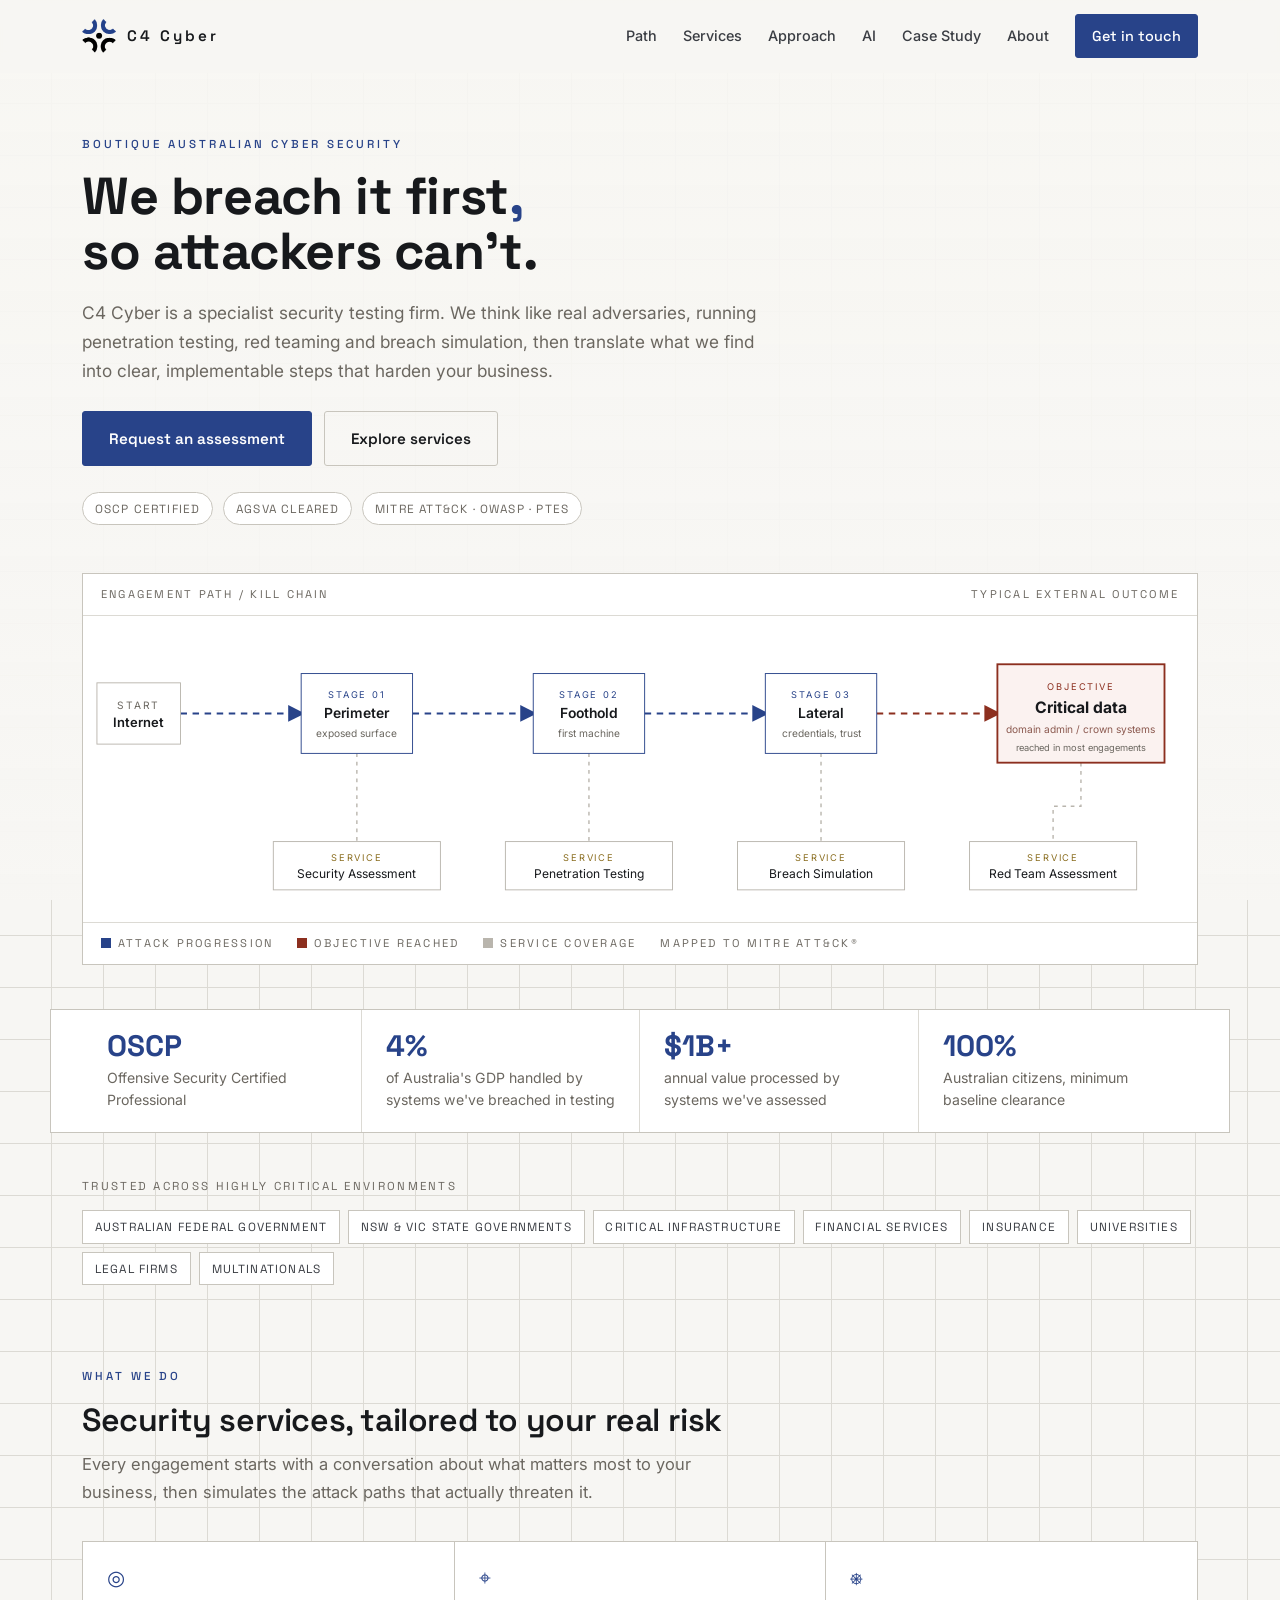
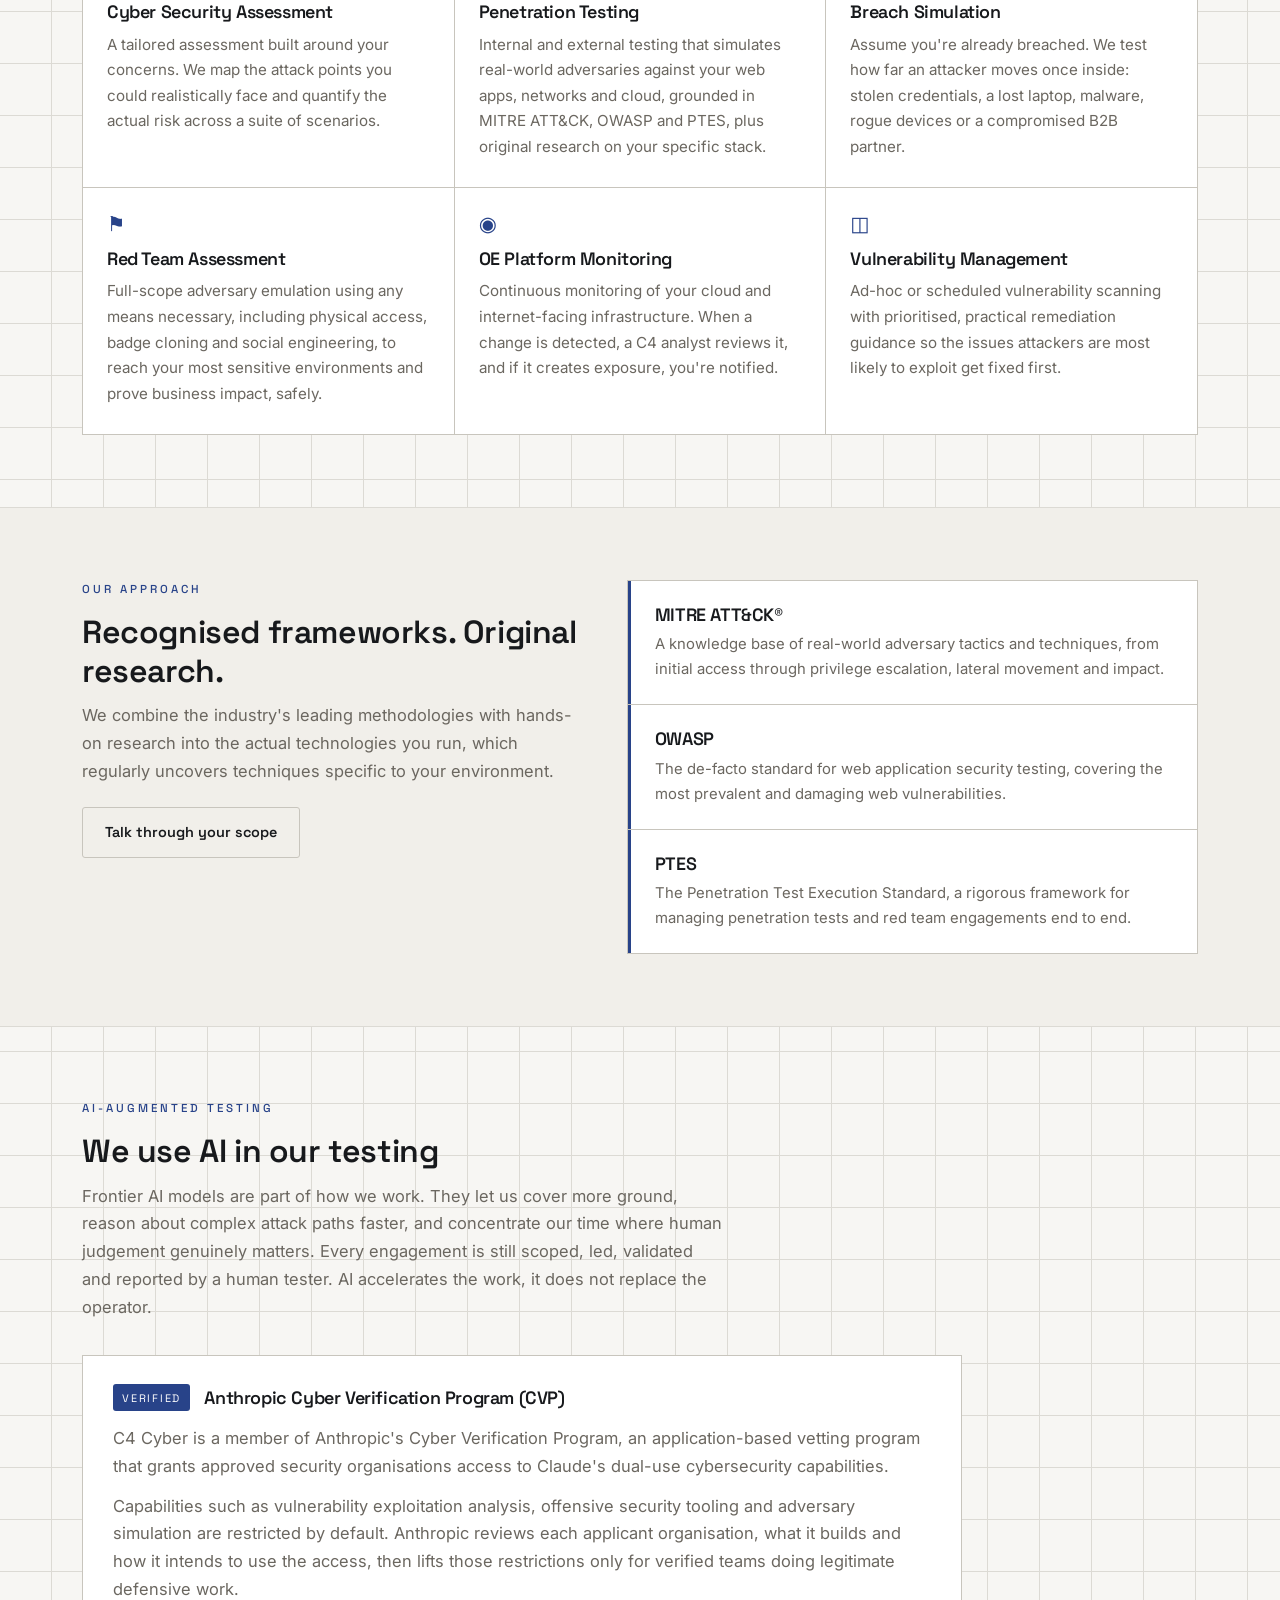
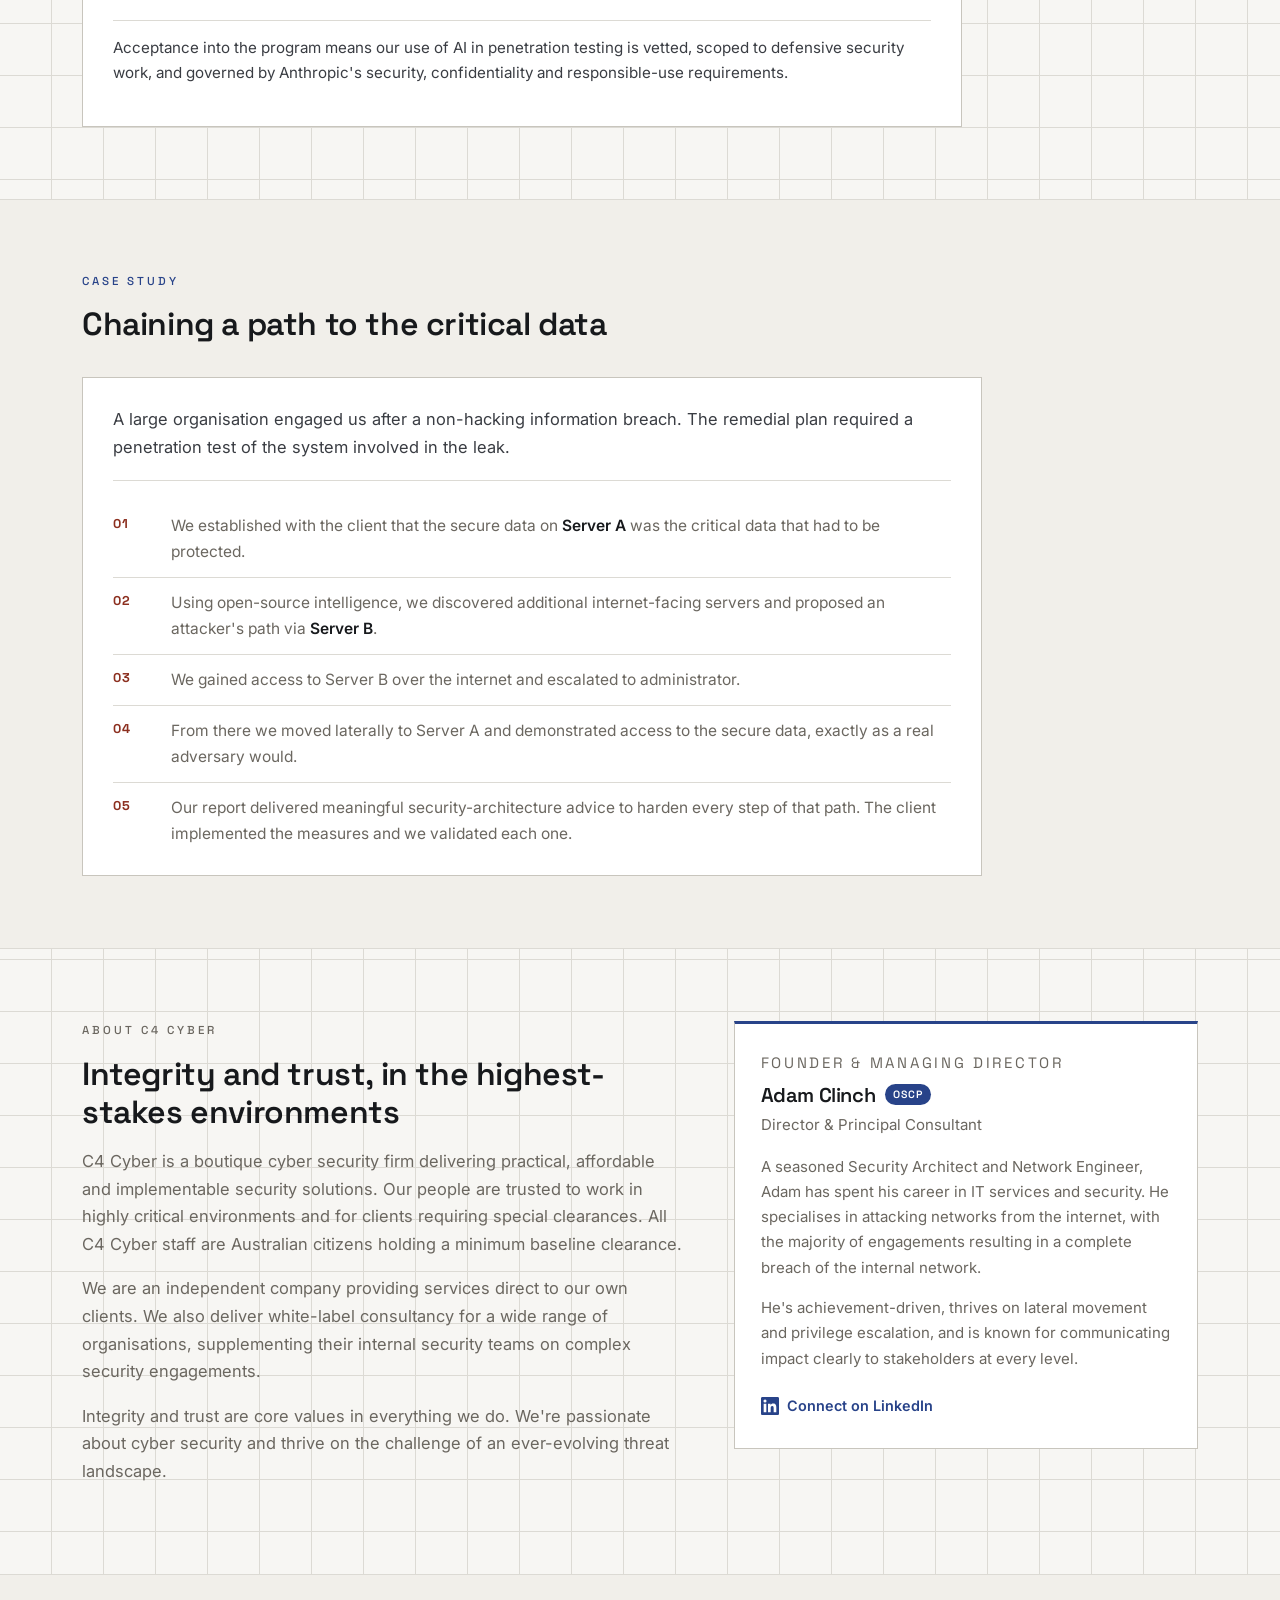
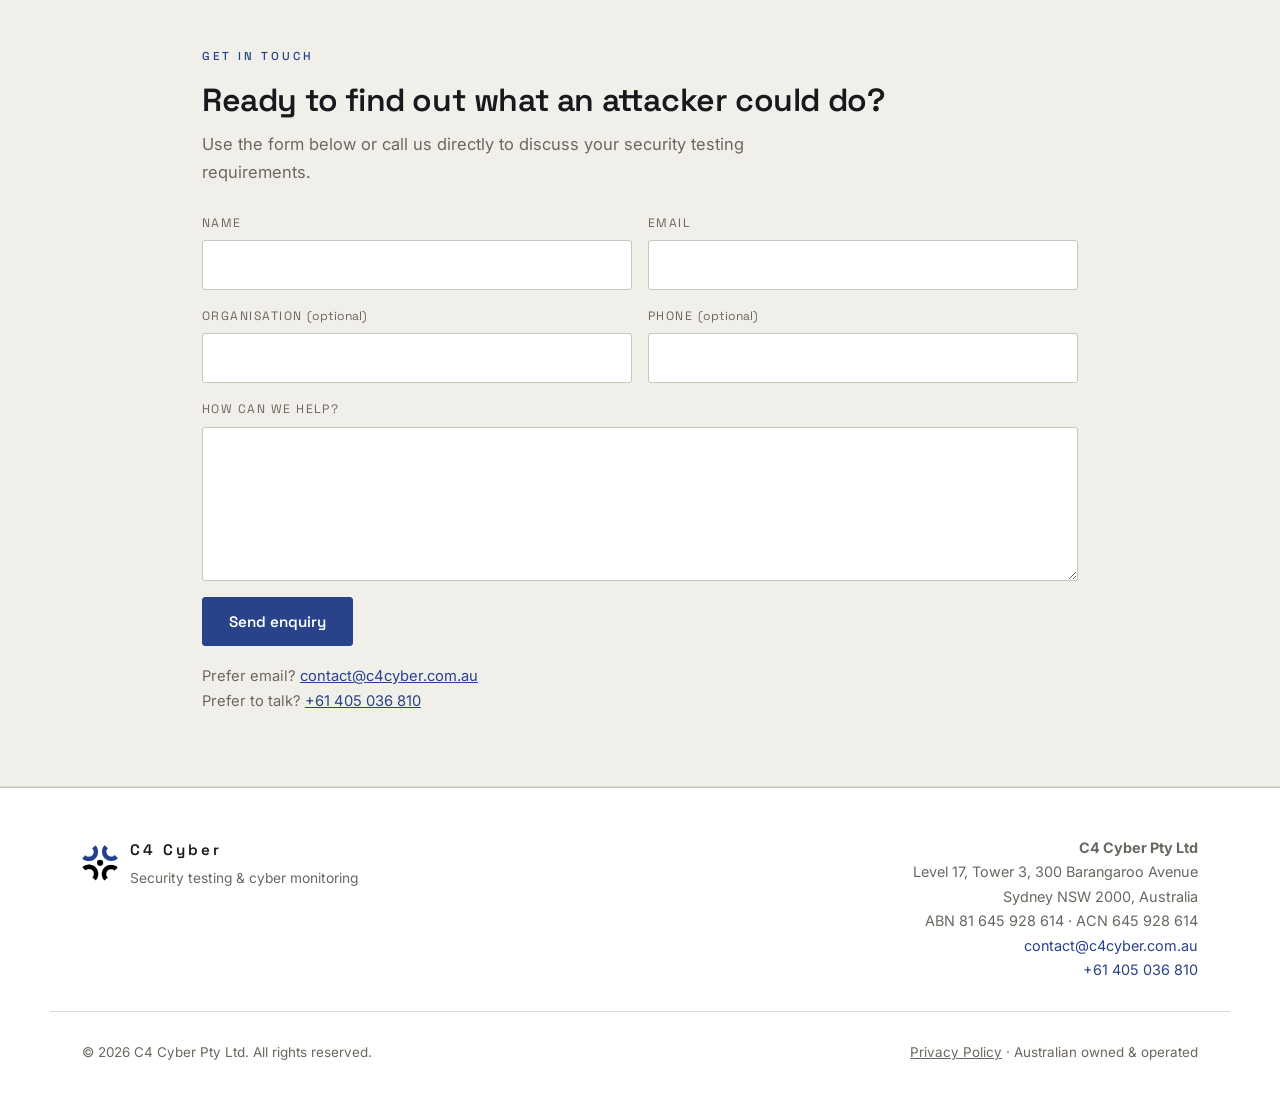
<file: index.html>
<!DOCTYPE html>
<html lang="en">
<head>
  <meta charset="UTF-8" />
  <meta name="viewport" content="width=device-width, initial-scale=1.0" />
  <meta name="referrer" content="strict-origin-when-cross-origin" />
  <script>document.documentElement.className += " js";</script>

  <!-- Google tag (gtag.js) -->
  <script async src="https://www.googletagmanager.com/gtag/js?id=G-1T3VYWV898"></script>
  <script>
    window.dataLayer = window.dataLayer || [];
    function gtag(){dataLayer.push(arguments);}
    gtag('js', new Date());
    gtag('config', 'G-1T3VYWV898');
  </script>
  <title>C4 Cyber | Security Testing &amp; Cyber Monitoring</title>
  <meta name="description" content="C4 Cyber is a boutique Australian cyber security firm specialising in penetration testing, red teaming, breach simulation and continuous cyber monitoring. AGSVA-cleared, OSCP-certified specialists." />
  <meta name="author" content="C4 Cyber Pty Ltd" />
  <link rel="canonical" href="https://c4cyber.com.au/" />

  <!-- Open Graph / social -->
  <meta property="og:type" content="website" />
  <meta property="og:title" content="C4 Cyber | Security Testing &amp; Cyber Monitoring" />
  <meta property="og:description" content="Boutique Australian cyber security. Penetration testing, red teaming, breach simulation and continuous monitoring by AGSVA-cleared specialists." />
  <meta property="og:url" content="https://c4cyber.com.au/" />
  <meta property="og:image" content="https://c4cyber.com.au/assets/img/logo-mark.png" />
  <meta name="twitter:card" content="summary" />

  <link rel="icon" type="image/png" href="assets/img/favicon.png" />
  <link rel="apple-touch-icon" href="assets/img/favicon-180.png" />
  <link rel="preconnect" href="https://fonts.googleapis.com" />
  <link rel="preconnect" href="https://fonts.gstatic.com" crossorigin />
  <link href="https://fonts.googleapis.com/css2?family=Space+Grotesk:wght@400;500;600;700&family=Inter:wght@400;500;600&display=swap" rel="stylesheet" />
  <link rel="stylesheet" href="assets/css/styles.css" />

  <!-- Organisation structured data -->
  <script type="application/ld+json">
  {
    "@context": "https://schema.org",
    "@type": "Organization",
    "name": "C4 Cyber Pty Ltd",
    "alternateName": "C4 Cyber",
    "url": "https://c4cyber.com.au",
    "logo": "https://c4cyber.com.au/assets/img/logo-mark.png",
    "description": "Boutique Australian cyber security firm specialising in penetration testing, red teaming, breach simulation and cyber monitoring.",
    "email": "contact@c4cyber.com.au",
    "telephone": "+61405036810",
    "address": {
      "@type": "PostalAddress",
      "streetAddress": "Level 17, Tower 3, 300 Barangaroo Avenue",
      "addressLocality": "Sydney",
      "addressRegion": "NSW",
      "postalCode": "2000",
      "addressCountry": "AU"
    },
    "founder": { "@type": "Person", "name": "Adam Clinch" }
  }
  </script>
</head>
<body>
  <a class="skip-link" href="#main">Skip to content</a>

  <!-- ============ NAV ============ -->
  <header class="nav" id="nav">
    <div class="nav__inner container">
      <a class="brand" href="#top" aria-label="C4 Cyber home">
        <img class="brand__mark" src="assets/img/logo-mark.png" alt="" width="40" height="40" />
        <span class="brand__name">C4&nbsp;Cyber</span>
      </a>
      <nav class="nav__links" aria-label="Primary">
        <a href="#path">Path</a>
        <a href="#services">Services</a>
        <a href="#approach">Approach</a>
        <a href="#ai">AI</a>
        <a href="#case-study">Case&nbsp;Study</a>
        <a href="#about">About</a>
        <a class="btn btn--sm" href="#contact">Get in touch</a>
      </nav>
      <button class="nav__toggle" aria-label="Toggle menu" aria-expanded="false" aria-controls="mobileMenu">
        <span></span><span></span><span></span>
      </button>
    </div>
    <nav class="nav__mobile" id="mobileMenu" aria-label="Mobile">
      <a href="#path">Path</a>
      <a href="#services">Services</a>
      <a href="#approach">Approach</a>
      <a href="#ai">AI</a>
      <a href="#case-study">Case Study</a>
      <a href="#about">About</a>
      <a href="#contact">Get in touch</a>
    </nav>
  </header>

  <main id="main">
    <span id="top"></span>

    <!-- ============ HERO ============ -->
    <section class="hero">
      <div class="container hero__inner">
        <p class="eyebrow reveal">Boutique Australian Cyber Security</p>
        <h1 class="hero__title reveal">
          We breach it first<span class="accent">,</span><br />so attackers can't.
        </h1>
        <p class="hero__lead reveal">
          C4 Cyber is a specialist security testing firm. We think like real adversaries,
          running penetration testing, red teaming and breach simulation, then translate what we
          find into clear, implementable steps that harden your business.
        </p>
        <div class="hero__cta reveal">
          <a class="btn btn--lg" href="#contact">Request an assessment</a>
          <a class="btn btn--ghost btn--lg" href="#services">Explore services</a>
        </div>
        <ul class="hero__badges reveal" aria-label="Credentials">
          <li>OSCP certified</li>
          <li>AGSVA cleared</li>
          <li>MITRE ATT&amp;CK &middot; OWASP &middot; PTES</li>
        </ul>
      </div>
    </section>

    <!-- ============ ENGAGEMENT PATH ============ -->
    <section class="container" id="path" aria-label="Engagement path">
      <div class="mapbox reveal">
        <div class="maphead"><span>Engagement path / kill chain</span><span>Typical external outcome</span></div>
        <div class="map">
          <svg viewBox="0 0 1200 330" role="img" aria-label="Attack path from the internet through perimeter, foothold and lateral movement to critical data, with the service covering each stage">
            <defs>
              <marker id="ah" markerWidth="9" markerHeight="9" refX="7" refY="4.5" orient="auto"><path d="M0,0 L9,4.5 L0,9 z" fill="#284389"/></marker>
              <marker id="ahr" markerWidth="9" markerHeight="9" refX="7" refY="4.5" orient="auto"><path d="M0,0 L9,4.5 L0,9 z" fill="#8c2f1f"/></marker>
            </defs>
            <path d="M105 105 H235" stroke="#284389" stroke-width="2" stroke-dasharray="7 6" marker-end="url(#ah)"/>
            <path d="M355 105 H485" stroke="#284389" stroke-width="2" stroke-dasharray="7 6" marker-end="url(#ah)"/>
            <path d="M605 105 H735" stroke="#284389" stroke-width="2" stroke-dasharray="7 6" marker-end="url(#ah)"/>
            <path d="M855 105 H985" stroke="#8c2f1f" stroke-width="2" stroke-dasharray="7 6" marker-end="url(#ahr)"/>
            <path d="M295 148 V243" stroke="#b9b5ad" stroke-width="1.5" fill="none" stroke-dasharray="4 5"/>
            <path d="M545 148 V243" stroke="#b9b5ad" stroke-width="1.5" fill="none" stroke-dasharray="4 5"/>
            <path d="M795 148 V243" stroke="#b9b5ad" stroke-width="1.5" fill="none" stroke-dasharray="4 5"/>
            <path d="M1075 158 V205 H1045 V243" stroke="#b9b5ad" stroke-width="1.5" fill="none" stroke-dasharray="4 5"/>

            <g><rect x="15" y="72" width="90" height="66" fill="#ffffff" stroke="#b9b5ad"/>
              <text x="60" y="100" fill="#6b6760" font-size="11" letter-spacing="2" text-anchor="middle">START</text>
              <text x="60" y="120" fill="#17191c" font-size="14" font-weight="600" text-anchor="middle">Internet</text></g>

            <g><rect x="235" y="62" width="120" height="86" fill="#ffffff" stroke="#284389"/>
              <text x="295" y="88" fill="#284389" font-size="10" letter-spacing="2" text-anchor="middle">STAGE 01</text>
              <text x="295" y="110" fill="#17191c" font-size="15" font-weight="600" text-anchor="middle">Perimeter</text>
              <text x="295" y="130" fill="#6b6760" font-size="11" text-anchor="middle">exposed surface</text></g>

            <g><rect x="485" y="62" width="120" height="86" fill="#ffffff" stroke="#284389"/>
              <text x="545" y="88" fill="#284389" font-size="10" letter-spacing="2" text-anchor="middle">STAGE 02</text>
              <text x="545" y="110" fill="#17191c" font-size="15" font-weight="600" text-anchor="middle">Foothold</text>
              <text x="545" y="130" fill="#6b6760" font-size="11" text-anchor="middle">first machine</text></g>

            <g><rect x="735" y="62" width="120" height="86" fill="#ffffff" stroke="#284389"/>
              <text x="795" y="88" fill="#284389" font-size="10" letter-spacing="2" text-anchor="middle">STAGE 03</text>
              <text x="795" y="110" fill="#17191c" font-size="15" font-weight="600" text-anchor="middle">Lateral</text>
              <text x="795" y="130" fill="#6b6760" font-size="11" text-anchor="middle">credentials, trust</text></g>

            <g><rect x="985" y="52" width="180" height="106" fill="#fbf2f0" stroke="#8c2f1f" stroke-width="2"/>
              <text x="1075" y="80" fill="#8c2f1f" font-size="10" letter-spacing="2" text-anchor="middle">OBJECTIVE</text>
              <text x="1075" y="104" fill="#17191c" font-size="17" font-weight="700" text-anchor="middle">Critical data</text>
              <text x="1075" y="126" fill="#8c5a50" font-size="11" text-anchor="middle">domain admin / crown systems</text>
              <text x="1075" y="145" fill="#6b6760" font-size="10" text-anchor="middle">reached in most engagements</text></g>

            <g text-anchor="middle">
              <rect x="205" y="243" width="180" height="52" fill="#ffffff" stroke="#b9b5ad"/>
              <text x="295" y="264" fill="#8a6d1f" font-size="10" letter-spacing="2">SERVICE</text>
              <text x="295" y="282" fill="#17191c" font-size="13">Security Assessment</text>
              <rect x="455" y="243" width="180" height="52" fill="#ffffff" stroke="#b9b5ad"/>
              <text x="545" y="264" fill="#8a6d1f" font-size="10" letter-spacing="2">SERVICE</text>
              <text x="545" y="282" fill="#17191c" font-size="13">Penetration Testing</text>
              <rect x="705" y="243" width="180" height="52" fill="#ffffff" stroke="#b9b5ad"/>
              <text x="795" y="264" fill="#8a6d1f" font-size="10" letter-spacing="2">SERVICE</text>
              <text x="795" y="282" fill="#17191c" font-size="13">Breach Simulation</text>
              <rect x="955" y="243" width="180" height="52" fill="#ffffff" stroke="#b9b5ad"/>
              <text x="1045" y="264" fill="#8a6d1f" font-size="10" letter-spacing="2">SERVICE</text>
              <text x="1045" y="282" fill="#17191c" font-size="13">Red Team Assessment</text>
            </g>
          </svg>
        </div>
        <div class="map__list">
          <ol>
            <li><span class="st">Start</span><span class="nm">Internet</span></li>
            <li><span class="st">Stage 01</span><span class="nm">Perimeter</span> <span class="sv">exposed surface &middot; Security Assessment</span></li>
            <li><span class="st">Stage 02</span><span class="nm">Foothold</span> <span class="sv">first machine &middot; Penetration Testing</span></li>
            <li><span class="st">Stage 03</span><span class="nm">Lateral</span> <span class="sv">credentials, trust &middot; Breach Simulation</span></li>
            <li class="obj"><span class="st">Objective</span><span class="nm">Critical data</span> <span class="sv">domain admin and crown systems, reached in most engagements &middot; Red Team Assessment</span></li>
          </ol>
        </div>
        <div class="maplegend">
          <span><span class="sw" style="background:#284389"></span>Attack progression</span>
          <span><span class="sw" style="background:#8c2f1f"></span>Objective reached</span>
          <span><span class="sw" style="background:#b9b5ad"></span>Service coverage</span>
          <span>Mapped to MITRE ATT&amp;CK&reg;</span>
        </div>
      </div>
    </section>

    <!-- ============ STATS / TRUST ============ -->
    <section class="stats" aria-label="Track record">
      <div class="container stats__grid">
        <div class="stat reveal"><span class="stat__num">OSCP</span><span class="stat__label">Offensive Security Certified Professional</span></div>
        <div class="stat reveal"><span class="stat__num">4%</span><span class="stat__label">of Australia's GDP handled by systems we've breached in testing</span></div>
        <div class="stat reveal"><span class="stat__num">$1B+</span><span class="stat__label">annual value processed by systems we've assessed</span></div>
        <div class="stat reveal"><span class="stat__num">100%</span><span class="stat__label">Australian citizens, minimum baseline clearance</span></div>
      </div>
    </section>

    <!-- ============ CLIENTS ============ -->
    <section class="clients" aria-label="Sectors we serve">
      <div class="container">
        <p class="clients__label">Trusted across highly critical environments</p>
        <ul class="clients__list">
          <li>Australian Federal Government</li>
          <li>NSW &amp; VIC State Governments</li>
          <li>Critical Infrastructure</li>
          <li>Financial Services</li>
          <li>Insurance</li>
          <li>Universities</li>
          <li>Legal Firms</li>
          <li>Multinationals</li>
        </ul>
      </div>
    </section>

    <!-- ============ SERVICES ============ -->
    <section class="section" id="services">
      <div class="container">
        <header class="section__head reveal">
          <p class="eyebrow">What we do</p>
          <h2>Security services, tailored to your real risk</h2>
          <p class="section__sub">
            Every engagement starts with a conversation about what matters most to your business,
            then simulates the attack paths that actually threaten it.
          </p>
        </header>

        <div class="cards">
          <article class="card reveal">
            <div class="card__icon" aria-hidden="true">&#9678;</div>
            <h3>Cyber Security Assessment</h3>
            <p>A tailored assessment built around your concerns. We map the attack points you could realistically face and quantify the actual risk across a suite of scenarios.</p>
          </article>

          <article class="card reveal">
            <div class="card__icon" aria-hidden="true">&#8982;</div>
            <h3>Penetration Testing</h3>
            <p>Internal and external testing that simulates real-world adversaries against your web apps, networks and cloud, grounded in MITRE ATT&amp;CK, OWASP and PTES, plus original research on your specific stack.</p>
          </article>

          <article class="card reveal">
            <div class="card__icon" aria-hidden="true">&#9096;</div>
            <h3>Breach Simulation</h3>
            <p>Assume you're already breached. We test how far an attacker moves once inside: stolen credentials, a lost laptop, malware, rogue devices or a compromised B2B partner.</p>
          </article>

          <article class="card reveal">
            <div class="card__icon" aria-hidden="true">&#9873;</div>
            <h3>Red Team Assessment</h3>
            <p>Full-scope adversary emulation using any means necessary, including physical access, badge cloning and social engineering, to reach your most sensitive environments and prove business impact, safely.</p>
          </article>

          <article class="card reveal">
            <div class="card__icon" aria-hidden="true">&#9673;</div>
            <h3>OE Platform Monitoring</h3>
            <p>Continuous monitoring of your cloud and internet-facing infrastructure. When a change is detected, a C4 analyst reviews it, and if it creates exposure, you're notified.</p>
          </article>

          <article class="card reveal">
            <div class="card__icon" aria-hidden="true">&#9707;</div>
            <h3>Vulnerability Management</h3>
            <p>Ad-hoc or scheduled vulnerability scanning with prioritised, practical remediation guidance so the issues attackers are most likely to exploit get fixed first.</p>
          </article>
        </div>
      </div>
    </section>

    <!-- ============ APPROACH / METHODOLOGY ============ -->
    <section class="section section--alt" id="approach">
      <div class="container approach">
        <div class="approach__intro reveal">
          <p class="eyebrow">Our approach</p>
          <h2>Recognised frameworks. Original research.</h2>
          <p class="section__sub">
            We combine the industry's leading methodologies with hands-on research into the
            actual technologies you run, which regularly uncovers techniques specific to
            your environment.
          </p>
          <a class="btn btn--ghost" href="#contact">Talk through your scope</a>
        </div>
        <div class="approach__frameworks">
          <div class="framework reveal">
            <h3>MITRE ATT&amp;CK&reg;</h3>
            <p>A knowledge base of real-world adversary tactics and techniques, from initial access through privilege escalation, lateral movement and impact.</p>
          </div>
          <div class="framework reveal">
            <h3>OWASP</h3>
            <p>The de-facto standard for web application security testing, covering the most prevalent and damaging web vulnerabilities.</p>
          </div>
          <div class="framework reveal">
            <h3>PTES</h3>
            <p>The Penetration Test Execution Standard, a rigorous framework for managing penetration tests and red team engagements end to end.</p>
          </div>
        </div>
      </div>
    </section>

    <!-- ============ AI / CVP ============ -->
    <section class="section" id="ai">
      <div class="container">
        <header class="section__head reveal">
          <p class="eyebrow">AI-augmented testing</p>
          <h2>We use AI in our testing</h2>
          <p class="section__sub">
            Frontier AI models are part of how we work. They let us cover more ground, reason
            about complex attack paths faster, and concentrate our time where human judgement
            genuinely matters. Every engagement is still scoped, led, validated and reported by
            a human tester. AI accelerates the work, it does not replace the operator.
          </p>
        </header>

        <div class="cvp reveal">
          <div class="cvp__head">
            <span class="cvp__badge">Verified</span>
            <h3>Anthropic Cyber Verification Program (CVP)</h3>
          </div>
          <p>
            C4 Cyber is a member of Anthropic's Cyber Verification Program, an application-based
            vetting program that grants approved security organisations access to Claude's
            dual-use cybersecurity capabilities.
          </p>
          <p>
            Capabilities such as vulnerability exploitation analysis, offensive security tooling
            and adversary simulation are restricted by default. Anthropic reviews each applicant
            organisation, what it builds and how it intends to use the access, then lifts those
            restrictions only for verified teams doing legitimate defensive work.
          </p>
          <p class="cvp__note">
            Acceptance into the program means our use of AI in penetration testing is vetted,
            scoped to defensive security work, and governed by Anthropic's security,
            confidentiality and responsible-use requirements.
          </p>
        </div>
      </div>
    </section>

    <!-- ============ CASE STUDY ============ -->
    <section class="section section--alt" id="case-study">
      <div class="container">
        <header class="section__head reveal">
          <p class="eyebrow">Case study</p>
          <h2>Chaining a path to the critical data</h2>
        </header>
        <div class="case reveal">
          <p class="case__context">
            A large organisation engaged us after a non-hacking information breach. The remedial
            plan required a penetration test of the system involved in the leak.
          </p>
          <ol class="case__steps">
            <li><span>01</span> We established with the client that the secure data on <em>Server&nbsp;A</em> was the critical data that had to be protected.</li>
            <li><span>02</span> Using open-source intelligence, we discovered additional internet-facing servers and proposed an attacker's path via <em>Server&nbsp;B</em>.</li>
            <li><span>03</span> We gained access to Server&nbsp;B over the internet and escalated to administrator.</li>
            <li><span>04</span> From there we moved laterally to Server&nbsp;A and demonstrated access to the secure data, exactly as a real adversary would.</li>
            <li><span>05</span> Our report delivered meaningful security-architecture advice to harden every step of that path. The client implemented the measures and we validated each one.</li>
          </ol>
        </div>
      </div>
    </section>

    <!-- ============ ABOUT ============ -->
    <section class="section" id="about">
      <div class="container about">
        <div class="about__body reveal">
          <p class="eyebrow">About C4 Cyber</p>
          <h2>Integrity and trust, in the highest-stakes environments</h2>
          <p>
            C4 Cyber is a boutique cyber security firm delivering practical, affordable and
            implementable security solutions. Our people are trusted to work in highly critical
            environments and for clients requiring special clearances. All C4 Cyber staff
            are Australian citizens holding a minimum baseline clearance.
          </p>
          <p>
            We are an independent company providing services direct to our own clients. We also
            deliver white-label consultancy for a wide range of organisations, supplementing
            their internal security teams on complex security engagements.
          </p>
          <p>
            Integrity and trust are core values in everything we do. We're passionate about cyber
            security and thrive on the challenge of an ever-evolving threat landscape.
          </p>
        </div>
        <aside class="founder reveal" aria-label="Founder">
          <p class="founder__kicker">Founder &amp; Managing Director</p>
          <h3 class="founder__name">Adam Clinch <span class="founder__cert">OSCP</span></h3>
          <p class="founder__role">Director &amp; Principal Consultant</p>
          <p>
            A seasoned Security Architect and Network Engineer, Adam has spent his career in
            IT services and security. He specialises in attacking networks from the internet,
            with the majority of engagements resulting in a complete breach of the internal
            network.
          </p>
          <p>
            He's achievement-driven, thrives on lateral movement and privilege escalation, and
            is known for communicating impact clearly to stakeholders at every level.
          </p>
          <a class="founder__linkedin" href="https://www.linkedin.com/in/clinch/" target="_blank" rel="noopener noreferrer" aria-label="Adam Clinch on LinkedIn">
            <svg viewBox="0 0 24 24" width="18" height="18" fill="currentColor" aria-hidden="true"><path d="M20.45 20.45h-3.56v-5.57c0-1.33-.02-3.04-1.85-3.04-1.85 0-2.14 1.45-2.14 2.94v5.67H9.35V9h3.41v1.56h.05c.48-.9 1.63-1.85 3.36-1.85 3.59 0 4.25 2.36 4.25 5.44v6.3zM5.34 7.43a2.06 2.06 0 1 1 0-4.12 2.06 2.06 0 0 1 0 4.12zM7.12 20.45H3.56V9h3.56v11.45zM22.22 0H1.77C.79 0 0 .77 0 1.72v20.56C0 23.23.79 24 1.77 24h20.45c.98 0 1.78-.77 1.78-1.72V1.72C24 .77 23.2 0 22.22 0z"/></svg>
            <span>Connect on LinkedIn</span>
          </a>
        </aside>
      </div>
    </section>

    <!-- ============ CONTACT ============ -->
    <section class="section section--alt contact" id="contact">
      <div class="container contact__inner reveal">
        <div id="cf-main">
          <p class="eyebrow">Get in touch</p>
          <h2>Ready to find out what an attacker could do?</h2>
          <p class="section__sub">
            Use the form below or call us directly to discuss your security testing requirements.
          </p>

          <form id="contactForm" class="cform" action="https://api.web3forms.com/submit" method="POST" novalidate>
            <input type="hidden" name="access_key" value="3388dc33-2bbd-406b-bcbe-c189f8c764a8" />
            <input type="hidden" name="subject" value="New enquiry from c4cyber.com.au" />
            <input type="hidden" name="from_name" value="C4 Cyber website" />
            <!-- Web3Forms native honeypot (checkbox; not touched by browser autofill) -->
            <input type="checkbox" name="botcheck" class="cform__hp" tabindex="-1" autocomplete="off" aria-hidden="true" />

            <div class="cform__row">
              <div class="cform__field">
                <label for="cf-name">Name</label>
                <input id="cf-name" name="name" type="text" autocomplete="name" required maxlength="120" />
              </div>
              <div class="cform__field">
                <label for="cf-email">Email</label>
                <input id="cf-email" name="email" type="email" autocomplete="email" required maxlength="160" />
              </div>
            </div>
            <div class="cform__row">
              <div class="cform__field">
                <label for="cf-org">Organisation <span class="cform__opt">(optional)</span></label>
                <input id="cf-org" name="organisation" type="text" autocomplete="organization" maxlength="160" />
              </div>
              <div class="cform__field">
                <label for="cf-phone">Phone <span class="cform__opt">(optional)</span></label>
                <input id="cf-phone" name="phone" type="tel" autocomplete="tel" inputmode="tel" maxlength="40" />
              </div>
            </div>
            <div class="cform__field">
              <label for="cf-msg">How can we help?</label>
              <textarea id="cf-msg" name="message" rows="5" required maxlength="4000"></textarea>
            </div>

            <div class="cform__actions">
              <button type="submit" class="btn btn--lg" id="cf-submit">Send enquiry</button>
              <p class="cform__status" id="cf-status" role="status" aria-live="polite"></p>
            </div>
            <p class="cform__fallback">Prefer email? <a href="mailto:contact@c4cyber.com.au?subject=Security%20assessment%20enquiry">contact@c4cyber.com.au</a>
              <br />Prefer to talk? <a href="tel:+61405036810">+61 405 036 810</a></p>
          </form>
        </div>

        <div id="cf-thanks" class="cform__thanks" hidden aria-live="polite">
          <div class="cform__thanks-icon" aria-hidden="true">&#10003;</div>
          <h2>Thanks for contacting us</h2>
          <p>Your message is on its way and we'll be in touch shortly.</p>
          <p class="cform__thanks-ref">Your reference number is<br /><strong id="cf-ref"></strong></p>
          <p class="cform__thanks-note">Please make a note of this reference and quote it if you follow up.</p>
          <a class="btn btn--ghost" href="#top" id="cf-back">Back to homepage</a>
        </div>
      </div>
    </section>
  </main>

  <!-- ============ FOOTER ============ -->
  <footer class="footer">
    <div class="container footer__inner">
      <div class="footer__brand">
        <img src="assets/img/logo-mark.png" alt="" width="36" height="36" />
        <div>
          <span class="brand__name">C4 Cyber</span>
          <p class="footer__tag">Security testing &amp; cyber monitoring</p>
        </div>
      </div>
      <div class="footer__meta">
        <p><strong>C4 Cyber Pty Ltd</strong></p>
        <p>Level 17, Tower 3, 300 Barangaroo Avenue<br />Sydney NSW 2000, Australia</p>
        <p>ABN 81 645 928 614 &middot; ACN 645 928 614</p>
        <p><a href="mailto:contact@c4cyber.com.au">contact@c4cyber.com.au</a></p>
        <p><a href="tel:+61405036810">+61 405 036 810</a></p>
      </div>
    </div>
    <div class="container footer__bar">
      <p>&copy; <span id="year">2026</span> C4 Cyber Pty Ltd. All rights reserved.</p>
      <p><a href="/privacy.html">Privacy Policy</a> &middot; Australian owned &amp; operated</p>
    </div>
  </footer>

  <script src="assets/js/main.js"></script>
</body>
</html>
</file>
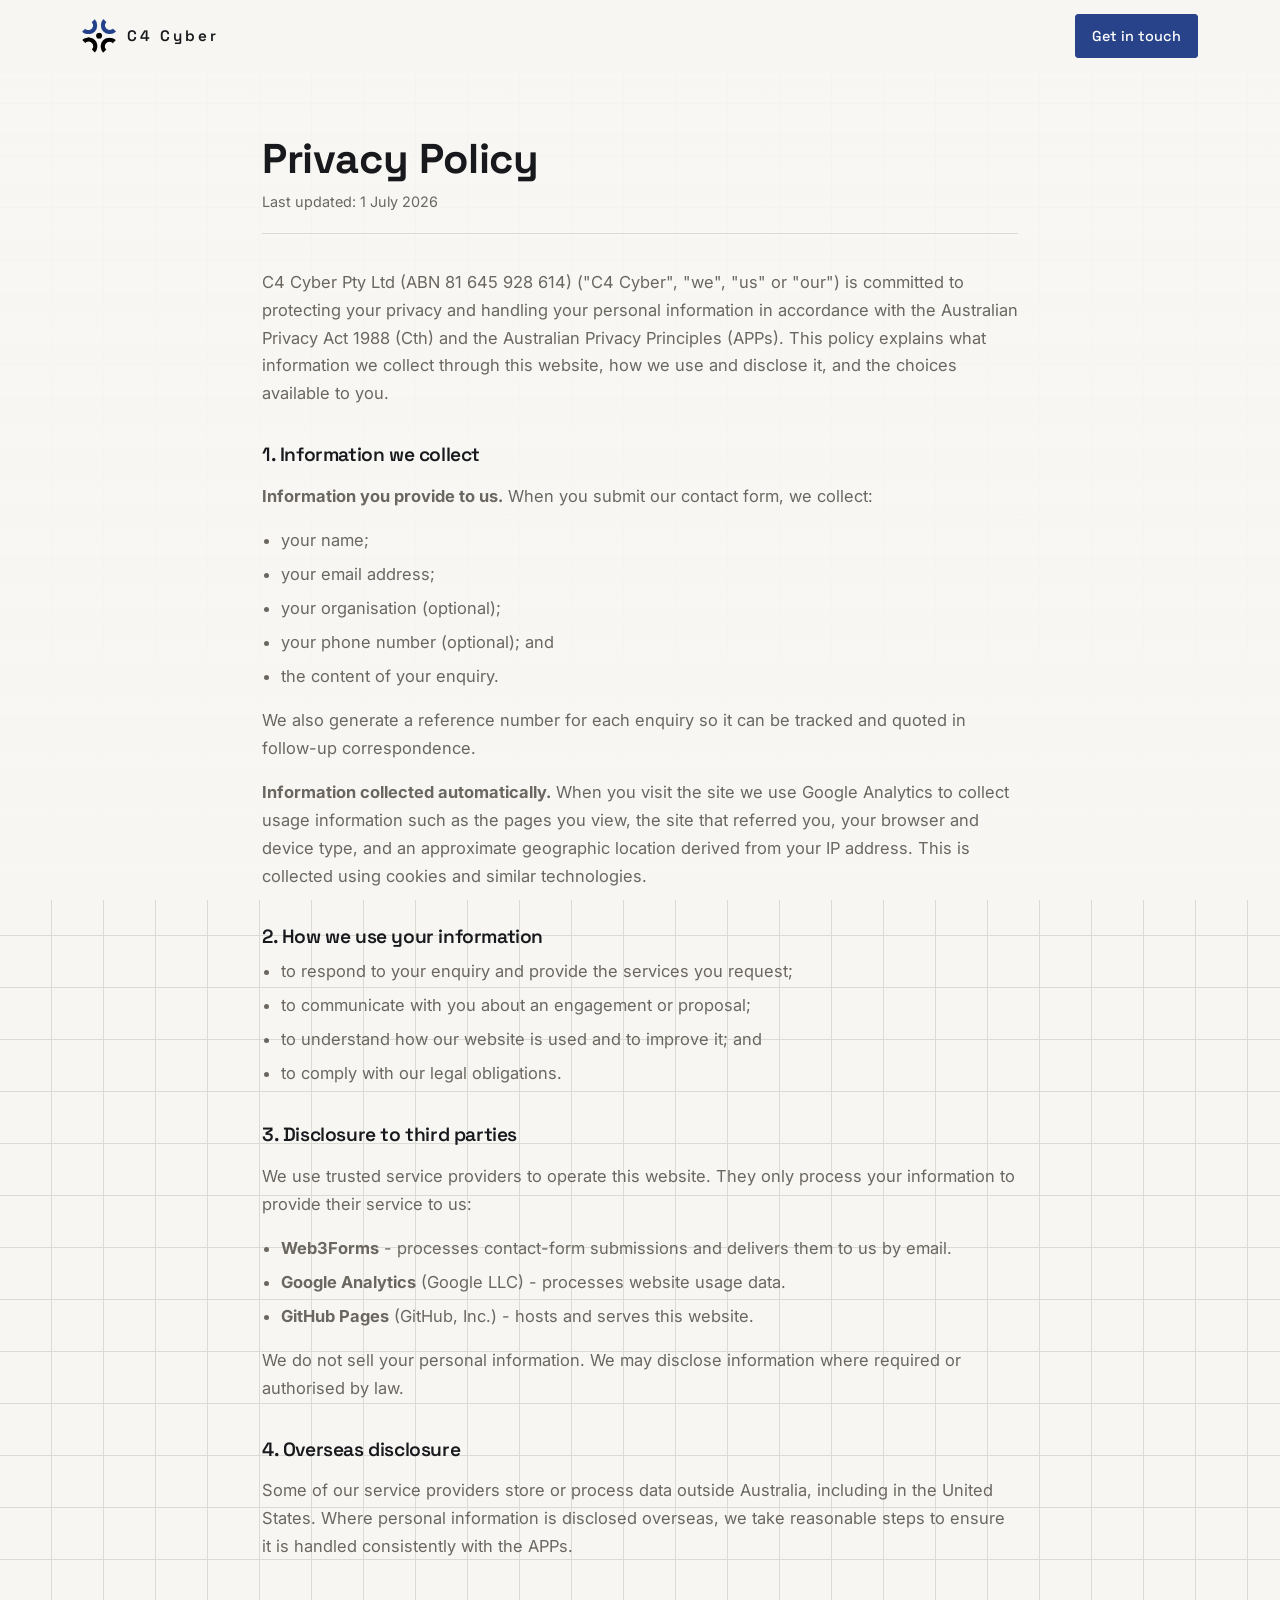
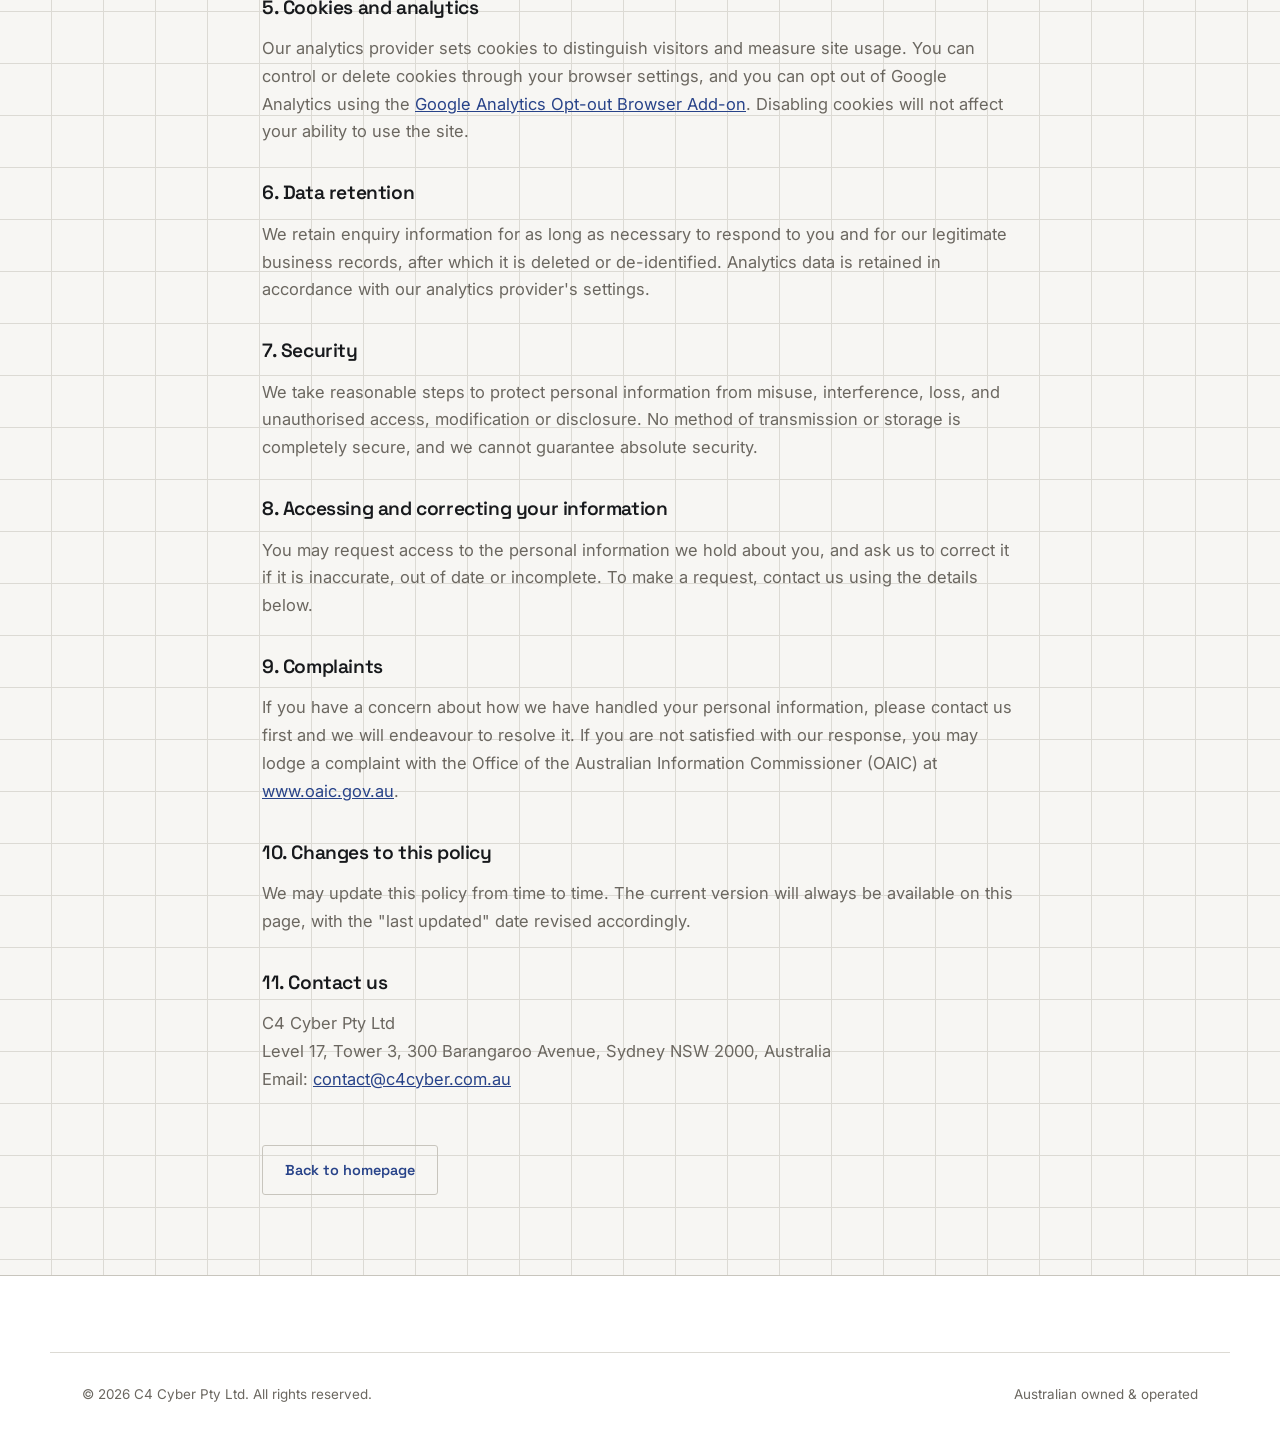
<file: privacy.html>
<!DOCTYPE html>
<html lang="en">
<head>
  <meta charset="UTF-8" />
  <meta name="viewport" content="width=device-width, initial-scale=1.0" />
  <meta name="referrer" content="strict-origin-when-cross-origin" />
  <title>Privacy Policy | C4 Cyber</title>
  <meta name="description" content="C4 Cyber Pty Ltd privacy policy - how we collect, use, disclose and protect your personal information." />
  <meta name="robots" content="all" />
  <link rel="canonical" href="https://c4cyber.com.au/privacy.html" />
  <link rel="icon" type="image/png" href="assets/img/favicon.png" />
  <link rel="apple-touch-icon" href="assets/img/favicon-180.png" />
  <link rel="preconnect" href="https://fonts.googleapis.com" />
  <link rel="preconnect" href="https://fonts.gstatic.com" crossorigin />
  <link href="https://fonts.googleapis.com/css2?family=Space+Grotesk:wght@400;500;600;700&family=Inter:wght@400;500;600&display=swap" rel="stylesheet" />
  <link rel="stylesheet" href="assets/css/styles.css" />
</head>
<body>
  <a class="skip-link" href="#main">Skip to content</a>

  <header class="nav scrolled" id="nav">
    <div class="nav__inner container">
      <a class="brand" href="/" aria-label="C4 Cyber home">
        <img class="brand__mark" src="assets/img/logo-mark.png" alt="" width="40" height="40" />
        <span class="brand__name">C4&nbsp;Cyber</span>
      </a>
      <nav class="nav__links" aria-label="Primary">
        <a class="btn btn--sm" href="/#contact">Get in touch</a>
      </nav>
    </div>
  </header>

  <main id="main" class="legal">
    <div class="container">
      <h1>Privacy Policy</h1>
      <p class="legal__updated">Last updated: 1 July 2026</p>

      <p>
        C4 Cyber Pty Ltd (ABN 81 645 928 614) ("C4 Cyber", "we", "us" or "our") is committed to
        protecting your privacy and handling your personal information in accordance with the
        Australian Privacy Act 1988 (Cth) and the Australian Privacy Principles (APPs). This policy
        explains what information we collect through this website, how we use and disclose it, and
        the choices available to you.
      </p>

      <h2>1. Information we collect</h2>
      <p><strong>Information you provide to us.</strong> When you submit our contact form, we collect:</p>
      <ul>
        <li>your name;</li>
        <li>your email address;</li>
        <li>your organisation (optional);</li>
        <li>your phone number (optional); and</li>
        <li>the content of your enquiry.</li>
      </ul>
      <p>
        We also generate a reference number for each enquiry so it can be tracked and quoted in
        follow-up correspondence.
      </p>
      <p><strong>Information collected automatically.</strong> When you visit the site we use Google
        Analytics to collect usage information such as the pages you view, the site that referred
        you, your browser and device type, and an approximate geographic location derived from your
        IP address. This is collected using cookies and similar technologies.</p>

      <h2>2. How we use your information</h2>
      <ul>
        <li>to respond to your enquiry and provide the services you request;</li>
        <li>to communicate with you about an engagement or proposal;</li>
        <li>to understand how our website is used and to improve it; and</li>
        <li>to comply with our legal obligations.</li>
      </ul>

      <h2>3. Disclosure to third parties</h2>
      <p>We use trusted service providers to operate this website. They only process your
        information to provide their service to us:</p>
      <ul>
        <li><strong>Web3Forms</strong> - processes contact-form submissions and delivers them to us by email.</li>
        <li><strong>Google Analytics</strong> (Google LLC) - processes website usage data.</li>
        <li><strong>GitHub Pages</strong> (GitHub, Inc.) - hosts and serves this website.</li>
      </ul>
      <p>
        We do not sell your personal information. We may disclose information where required or
        authorised by law.
      </p>

      <h2>4. Overseas disclosure</h2>
      <p>
        Some of our service providers store or process data outside Australia, including in the
        United States. Where personal information is disclosed overseas, we take reasonable steps to
        ensure it is handled consistently with the APPs.
      </p>

      <h2>5. Cookies and analytics</h2>
      <p>
        Our analytics provider sets cookies to distinguish visitors and measure site usage. You can
        control or delete cookies through your browser settings, and you can opt out of Google
        Analytics using the
        <a href="https://tools.google.com/dlpage/gaoptout" rel="noopener noreferrer" target="_blank">Google Analytics Opt-out Browser Add-on</a>.
        Disabling cookies will not affect your ability to use the site.
      </p>

      <h2>6. Data retention</h2>
      <p>
        We retain enquiry information for as long as necessary to respond to you and for our
        legitimate business records, after which it is deleted or de-identified. Analytics data is
        retained in accordance with our analytics provider's settings.
      </p>

      <h2>7. Security</h2>
      <p>
        We take reasonable steps to protect personal information from misuse, interference, loss,
        and unauthorised access, modification or disclosure. No method of transmission or storage is
        completely secure, and we cannot guarantee absolute security.
      </p>

      <h2>8. Accessing and correcting your information</h2>
      <p>
        You may request access to the personal information we hold about you, and ask us to correct
        it if it is inaccurate, out of date or incomplete. To make a request, contact us using the
        details below.
      </p>

      <h2>9. Complaints</h2>
      <p>
        If you have a concern about how we have handled your personal information, please contact us
        first and we will endeavour to resolve it. If you are not satisfied with our response, you
        may lodge a complaint with the Office of the Australian Information Commissioner (OAIC) at
        <a href="https://www.oaic.gov.au" rel="noopener noreferrer" target="_blank">www.oaic.gov.au</a>.
      </p>

      <h2>10. Changes to this policy</h2>
      <p>
        We may update this policy from time to time. The current version will always be available on
        this page, with the "last updated" date revised accordingly.
      </p>

      <h2>11. Contact us</h2>
      <p>
        C4 Cyber Pty Ltd<br />
        Level 17, Tower 3, 300 Barangaroo Avenue, Sydney NSW 2000, Australia<br />
        Email: <a href="mailto:contact@c4cyber.com.au">contact@c4cyber.com.au</a>
      </p>

      <a class="btn btn--ghost legal__back" href="/">Back to homepage</a>
    </div>
  </main>

  <footer class="footer">
    <div class="container footer__bar">
      <p>&copy; <span id="year">2026</span> C4 Cyber Pty Ltd. All rights reserved.</p>
      <p>Australian owned &amp; operated</p>
    </div>
  </footer>

  <script src="assets/js/main.js"></script>
</body>
</html>
</file>
<file: assets/css/styles.css>
/* ============================================================
   C4 Cyber - styles.css
   Paper and ink. Engagement-path layout. Brand navy + oxblood.
   ============================================================ */

:root {
  --paper:     #f7f6f3;   /* page ground */
  --card:      #ffffff;   /* panel surface */
  --alt:       #f1efea;   /* alternating band */
  --rule:      #dcdad4;   /* hairlines */
  --rule-2:    #c8c5bd;
  --ink:       #17191c;   /* primary text */
  --ink-2:     #3a3d43;
  --dim:       #6b6760;   /* secondary text */
  --navy:      #284389;   /* brand accent, from the logo */
  --navy-d:    #1d3167;
  --navy-w:    #eef1f8;   /* navy wash */
  --obj:       #8c2f1f;   /* objective / adversary */
  --obj-w:     #fbf2f0;
  --gold:      #8a6d1f;   /* tertiary labels */
  --radius:    3px;
  --maxw:      1180px;
  --ease:      cubic-bezier(.16,.84,.44,1);
  --font-head: "Space Grotesk", system-ui, sans-serif;
  --font-body: "Inter", system-ui, -apple-system, "Segoe UI", sans-serif;
}

*,*::before,*::after { box-sizing: border-box; }
html { scroll-behavior: smooth; scroll-padding-top: 84px; }

body {
  margin: 0;
  background: var(--paper);
  color: var(--ink);
  font-family: var(--font-body);
  font-size: 16.5px;
  line-height: 1.68;
  -webkit-font-smoothing: antialiased;
  overflow-x: hidden;
  background-image:
    linear-gradient(var(--rule) 1px, transparent 1px),
    linear-gradient(90deg, var(--rule) 1px, transparent 1px);
  background-size: 52px 52px;
  background-position: -1px -1px;
}
body::before {
  content: ""; position: fixed; inset: 0; pointer-events: none; z-index: 0;
  background: linear-gradient(180deg, rgba(247,246,243,.90), rgba(247,246,243,.97));
}
body > * { position: relative; z-index: 1; }

img { max-width: 100%; height: auto; }
a { color: var(--navy); }
.container { max-width: var(--maxw); margin: 0 auto; padding: 0 32px; }

.skip-link {
  position: absolute; left: -9999px; top: 0; z-index: 100;
  background: var(--navy); color: #fff; padding: 10px 16px; font-weight: 600;
}
.skip-link:focus { left: 0; }

/* ---------- Type ---------- */
h1,h2,h3 { font-family: var(--font-head); letter-spacing: -.4px; margin: 0; }
h1 { font-size: clamp(2.1rem, 4.6vw, 3.25rem); line-height: 1.07; font-weight: 700; }
h2 { font-size: clamp(1.5rem, 2.6vw, 2rem); line-height: 1.2; font-weight: 600; }
h3 { font-size: 1.12rem; font-weight: 600; line-height: 1.3; }
.eyebrow {
  font-family: var(--font-head); font-size: .72rem; font-weight: 500;
  letter-spacing: .26em; text-transform: uppercase; color: var(--navy); margin: 0 0 14px;
}
.section__sub { color: var(--dim); max-width: 64ch; margin: 12px 0 0; }

/* ---------- Buttons ---------- */
.btn {
  display: inline-flex; align-items: center; justify-content: center;
  font-family: var(--font-head); font-weight: 600; font-size: .9rem;
  padding: 12px 22px; border-radius: var(--radius); text-decoration: none;
  background: var(--navy); color: #fff; border: 1px solid var(--navy);
  transition: background .2s var(--ease), border-color .2s var(--ease);
}
.btn:hover { background: var(--navy-d); border-color: var(--navy-d); }
.btn--ghost { background: transparent; color: var(--ink); border-color: var(--rule-2); }
.btn--ghost:hover { background: #fff; border-color: var(--ink); }
.btn--lg { padding: 14px 26px; font-size: .95rem; }
.btn--sm { padding: 9px 16px; font-size: .82rem; }

/* ---------- Nav ---------- */
.nav {
  position: sticky; top: 0; z-index: 50;
  background: rgba(247,246,243,.86); backdrop-filter: blur(10px);
  border-bottom: 1px solid transparent; transition: border-color .3s var(--ease), background .3s var(--ease);
}
.nav.scrolled { border-bottom-color: var(--rule); background: rgba(247,246,243,.95); }
.nav__inner { display: flex; align-items: center; gap: 20px; padding: 14px 32px; }
.brand { display: flex; align-items: center; gap: 11px; text-decoration: none; color: var(--ink); }
.brand__mark { width: 34px; height: 34px; }
.brand__name { font-family: var(--font-head); font-weight: 600; letter-spacing: .2em; font-size: .95rem; }
.nav__links { margin-left: auto; display: flex; align-items: center; gap: 26px; }
.nav__links a {
  color: var(--ink-2); text-decoration: none; font-size: .9rem; font-weight: 500;
}
.nav__links a:hover { color: var(--navy); }
.nav__links a.btn { color: #fff; }
.nav__toggle { display: none; flex-direction: column; gap: 5px; background: none; border: 0; cursor: pointer; padding: 8px; margin-left: auto; }
.nav__toggle span { width: 24px; height: 2px; background: var(--ink); border-radius: 2px; }
.nav__mobile { display: none; flex-direction: column; border-top: 1px solid var(--rule); background: var(--card); }
.nav__mobile a { padding: 13px 32px; border-bottom: 1px solid var(--rule); color: var(--ink); text-decoration: none; font-weight: 500; }
.nav__mobile.open { display: flex; }

/* ---------- Hero ---------- */
.hero { padding: 62px 0 10px; }
.hero__title .accent { color: var(--navy); }
.hero__lead { color: var(--dim); font-size: 1.08rem; max-width: 62ch; margin: 18px 0 0; }
.hero__cta { display: flex; gap: 12px; flex-wrap: wrap; margin-top: 26px; }
.hero__badges {
  list-style: none; display: flex; flex-wrap: wrap; gap: 10px; padding: 0; margin: 26px 0 0;
}
.hero__badges li {
  font-family: var(--font-head); font-size: .74rem; letter-spacing: .1em; text-transform: uppercase;
  color: var(--dim); border: 1px solid var(--rule-2); border-radius: 999px; padding: .45em 1em; background: var(--card);
}

/* ---------- Engagement path map ---------- */
.mapbox { border: 1px solid var(--rule-2); background: var(--card); margin: 38px 0 0; }
.maphead, .maplegend {
  display: flex; justify-content: space-between; align-items: center; gap: 18px; flex-wrap: wrap;
  padding: 11px 18px; font-family: var(--font-head); font-size: .7rem;
  letter-spacing: .2em; text-transform: uppercase; color: var(--dim);
}
.maphead { border-bottom: 1px solid var(--rule); }
.maplegend { border-top: 1px solid var(--rule); gap: 24px; justify-content: flex-start; }
.sw { display: inline-block; width: 10px; height: 10px; margin-right: 7px; vertical-align: -1px; }
.map svg { display: block; width: 100%; height: auto; }
.map__list { display: none; padding: 6px 18px 18px; }
.map__list li { border-bottom: 1px solid var(--rule); padding: 11px 0; list-style: none; }
.map__list li:last-child { border-bottom: 0; }
.map__list .st { font-family: var(--font-head); font-size: .68rem; letter-spacing: .18em; text-transform: uppercase; color: var(--navy); display: block; }
.map__list .nm { font-weight: 600; }
.map__list .sv { color: var(--dim); font-size: .9rem; }
.map__list li.obj .st { color: var(--obj); }
.map__list ol { margin: 0; padding: 0; }

/* ---------- Sections ---------- */
.section { padding: 72px 0; }
.section--alt { background: var(--alt); border-top: 1px solid var(--rule); border-bottom: 1px solid var(--rule); }
.section__head { margin-bottom: 34px; }

/* ---------- Stats ---------- */
.stats { padding: 44px 0 0; }
.stats__grid { display: grid; grid-template-columns: repeat(4,1fr); gap: 0; border: 1px solid var(--rule-2); background: var(--card); }
.stat { padding: 22px 24px; border-right: 1px solid var(--rule); display: flex; flex-direction: column; gap: 6px; }
.stat:last-child { border-right: 0; }
.stat__num { font-family: var(--font-head); font-weight: 700; font-size: 1.85rem; line-height: 1; color: var(--navy); }
.stat__label { color: var(--dim); font-size: .88rem; line-height: 1.5; }

/* ---------- Clients ---------- */
.clients { padding: 44px 0 10px; }
.clients__label { font-family: var(--font-head); font-size: .72rem; letter-spacing: .2em; text-transform: uppercase; color: var(--dim); margin: 0 0 14px; }
.clients__list { list-style: none; display: flex; flex-wrap: wrap; gap: 8px; padding: 0; margin: 0; }
.clients__list li {
  font-family: var(--font-head); font-size: .74rem; letter-spacing: .1em; text-transform: uppercase;
  border: 1px solid var(--rule-2); padding: .5em 1em; color: var(--ink-2); background: var(--card);
}

/* ---------- Service cards ---------- */
.cards { display: grid; grid-template-columns: repeat(3,1fr); gap: 1px; background: var(--rule-2); border: 1px solid var(--rule-2); }
.card { background: var(--card); padding: 26px 24px 28px; }
.card__icon { font-size: 1.3rem; color: var(--navy); line-height: 1; margin-bottom: 12px; }
.card h3 { margin-bottom: 8px; }
.card p { margin: 0; color: var(--dim); font-size: .95rem; }

/* ---------- Approach ---------- */
.approach { display: grid; grid-template-columns: 1fr 1.15fr; gap: 48px; align-items: start; }
.approach__frameworks { display: grid; gap: 1px; background: var(--rule-2); border: 1px solid var(--rule-2); }
.framework { background: var(--card); padding: 22px 24px; border-left: 3px solid var(--navy); }
.framework h3 { margin-bottom: 6px; }
.framework p { margin: 0; color: var(--dim); font-size: .93rem; }
.approach__intro .btn { margin-top: 22px; }

/* ---------- AI / CVP ---------- */
.cvp { border: 1px solid var(--rule-2); background: var(--card); padding: 28px 30px; max-width: 880px; }
.cvp__head { display: flex; align-items: center; gap: 14px; flex-wrap: wrap; margin-bottom: 14px; }
.cvp__badge {
  font-family: var(--font-head); font-size: .68rem; letter-spacing: .16em; text-transform: uppercase;
  background: var(--navy); color: #fff; padding: .4em .85em; border-radius: var(--radius);
}
.cvp p { color: var(--dim); margin: 0 0 12px; }
.cvp__note { border-top: 1px solid var(--rule); padding-top: 14px; margin-top: 16px !important; color: var(--ink-2) !important; font-size: .95rem; }

/* ---------- Case study ---------- */
.case { max-width: 900px; border: 1px solid var(--rule-2); background: var(--card); padding: 28px 30px; }
.case__context { color: var(--ink-2); margin: 0 0 20px; padding-bottom: 18px; border-bottom: 1px solid var(--rule); }
.case__steps { list-style: none; margin: 0; padding: 0; counter-reset: s; }
.case__steps li { position: relative; padding: 12px 0 12px 58px; border-bottom: 1px solid var(--rule); color: var(--dim); font-size: .97rem; }
.case__steps li:last-child { border-bottom: 0; padding-bottom: 0; }
.case__steps li span {
  position: absolute; left: 0; top: 12px; font-family: var(--font-head); font-weight: 700;
  font-size: .8rem; color: var(--obj); letter-spacing: .08em;
}
.case__steps em { font-style: normal; color: var(--ink); font-weight: 600; }

/* ---------- About ---------- */
.about { display: grid; grid-template-columns: 1.3fr 1fr; gap: 48px; align-items: start; }
.about__body p { color: var(--dim); max-width: 60ch; }
.founder { background: var(--card); border: 1px solid var(--rule-2); border-top: 3px solid var(--navy); padding: 26px 26px 24px; }
.founder__kicker { font-family: var(--font-head); font-size: .7rem; letter-spacing: .18em; text-transform: uppercase; color: var(--dim); margin: 0 0 6px; }
.founder__name { font-size: 1.25rem; display: flex; align-items: center; gap: 10px; flex-wrap: wrap; }
.founder__cert { font-family: var(--font-head); font-size: .66rem; letter-spacing: .12em; background: var(--navy); color: #fff; padding: .35em .7em; border-radius: 999px; }
.founder__role { color: var(--dim); font-size: .92rem; margin: .3rem 0 1rem; }
.founder p { color: var(--dim); font-size: .94rem; }
.founder__linkedin { display: inline-flex; align-items: center; gap: 8px; color: var(--navy); text-decoration: none; font-weight: 600; font-size: .9rem; margin-top: 8px; }
.founder__linkedin:hover { text-decoration: underline; }

/* ---------- Contact ---------- */
.contact__inner { max-width: 940px; }
.cform { margin-top: 26px; }
.cform__row { display: grid; grid-template-columns: 1fr 1fr; gap: 16px; }
.cform__field { margin-bottom: 16px; display: flex; flex-direction: column; }
.cform__field label { font-family: var(--font-head); font-size: .76rem; letter-spacing: .12em; text-transform: uppercase; color: var(--dim); margin-bottom: 7px; }
.cform__opt { text-transform: none; letter-spacing: 0; }
.cform input, .cform textarea {
  font: inherit; font-size: .97rem; color: var(--ink); background: var(--card);
  border: 1px solid var(--rule-2); border-radius: var(--radius); padding: 11px 13px; width: 100%;
}
.cform input:focus, .cform textarea:focus { outline: 2px solid var(--navy); outline-offset: -1px; border-color: var(--navy); }
.cform textarea { resize: vertical; }
.cform__hp { position: absolute; left: -9999px; }
.cform__actions { display: flex; align-items: center; gap: 18px; flex-wrap: wrap; margin-top: 4px; }
.cform__status { margin: 0; font-size: .9rem; color: var(--dim); }
.cform__status.is-error { color: var(--obj); }
.cform__status.is-ok { color: var(--navy); }
.cform__fallback { margin: 18px 0 0; font-size: .92rem; color: var(--dim); }
.cform__thanks { border: 1px solid var(--rule-2); border-top: 3px solid var(--navy); background: var(--card); padding: 34px 32px; max-width: 620px; }
.cform__thanks-icon { font-size: 1.8rem; color: var(--navy); line-height: 1; }
.cform__thanks h2 { margin: 10px 0 10px; }
.cform__thanks p { color: var(--dim); margin: 0 0 12px; }
.cform__thanks-ref strong { color: var(--ink); font-family: var(--font-head); font-size: 1.1rem; letter-spacing: .06em; }
.cform__thanks-note { font-size: .9rem; }

/* ---------- Footer ---------- */
.footer { background: var(--card); border-top: 1px solid var(--rule-2); padding: 48px 0 26px; }
.footer__inner { display: flex; gap: 40px; flex-wrap: wrap; align-items: flex-start; }
.footer__brand { display: flex; align-items: center; gap: 12px; }
.footer__brand .brand__name { font-size: .95rem; }
.footer__tag { color: var(--dim); font-size: .86rem; margin: .2rem 0 0; }
.footer__meta { margin-left: auto; text-align: right; color: var(--dim); font-size: .9rem; line-height: 1.7; }
.footer__meta p { margin: 0; }
.footer__meta a { color: var(--navy); text-decoration: none; }
.footer__bar {
  display: flex; flex-wrap: wrap; justify-content: space-between; gap: 12px;
  border-top: 1px solid var(--rule); margin-top: 28px; padding-top: 16px; color: var(--dim); font-size: .84rem;
}
.footer__bar a { color: var(--dim); }

/* ---------- Reveal ---------- */
.js .reveal { opacity: 0; transform: translateY(14px); transition: opacity .6s var(--ease), transform .6s var(--ease); }
.js .reveal.in { opacity: 1; transform: none; }
@media (prefers-reduced-motion: reduce) {
  html { scroll-behavior: auto; }
  .js .reveal { opacity: 1; transform: none; transition: none; }
}

/* ---------- Responsive ---------- */
@media (max-width: 1024px) {
  .cards { grid-template-columns: repeat(2,1fr); }
  .stats__grid { grid-template-columns: repeat(2,1fr); }
  .stat:nth-child(2) { border-right: 0; }
  .stat:nth-child(1), .stat:nth-child(2) { border-bottom: 1px solid var(--rule); }
  .approach, .about { grid-template-columns: 1fr; gap: 32px; }
}
@media (max-width: 760px) {
  .container, .nav__inner { padding-left: 20px; padding-right: 20px; }
  .nav__links { display: none; }
  .nav__toggle { display: flex; }
  .section { padding: 54px 0; }
  .cards { grid-template-columns: 1fr; }
  .map { display: none; }
  .map__list { display: block; }
  .cform__row { grid-template-columns: 1fr; gap: 0; }
  .footer__meta { margin-left: 0; text-align: left; }
  .case__steps li { padding-left: 46px; }
}
@media (max-width: 520px) {
  .stats__grid { grid-template-columns: 1fr; }
  .stat { border-right: 0; border-bottom: 1px solid var(--rule); }
  .stat:last-child { border-bottom: 0; }
  .hero__cta .btn { width: 100%; }
}

/* ---------- Legal pages ---------- */
.legal { padding: 64px 0 80px; }
.legal .container { max-width: 820px; }
.legal h1 { font-size: clamp(2rem, 4vw, 2.6rem); margin-bottom: .5rem; }
.legal__updated { color: var(--dim); font-size: .9rem; margin: 0 0 2.2rem; padding-bottom: 1.2rem; border-bottom: 1px solid var(--rule); }
.legal h2 { font-size: 1.2rem; margin: 2.2rem 0 .6rem; }
.legal p, .legal li { color: var(--dim); }
.legal ul { padding-left: 1.2rem; margin: 0 0 1rem; }
.legal li { margin-bottom: .4rem; }
.legal a { color: var(--navy); }
.legal a:hover { text-decoration: underline; }
.legal__back { display: inline-block; margin-top: 2.2rem; }
</file>
